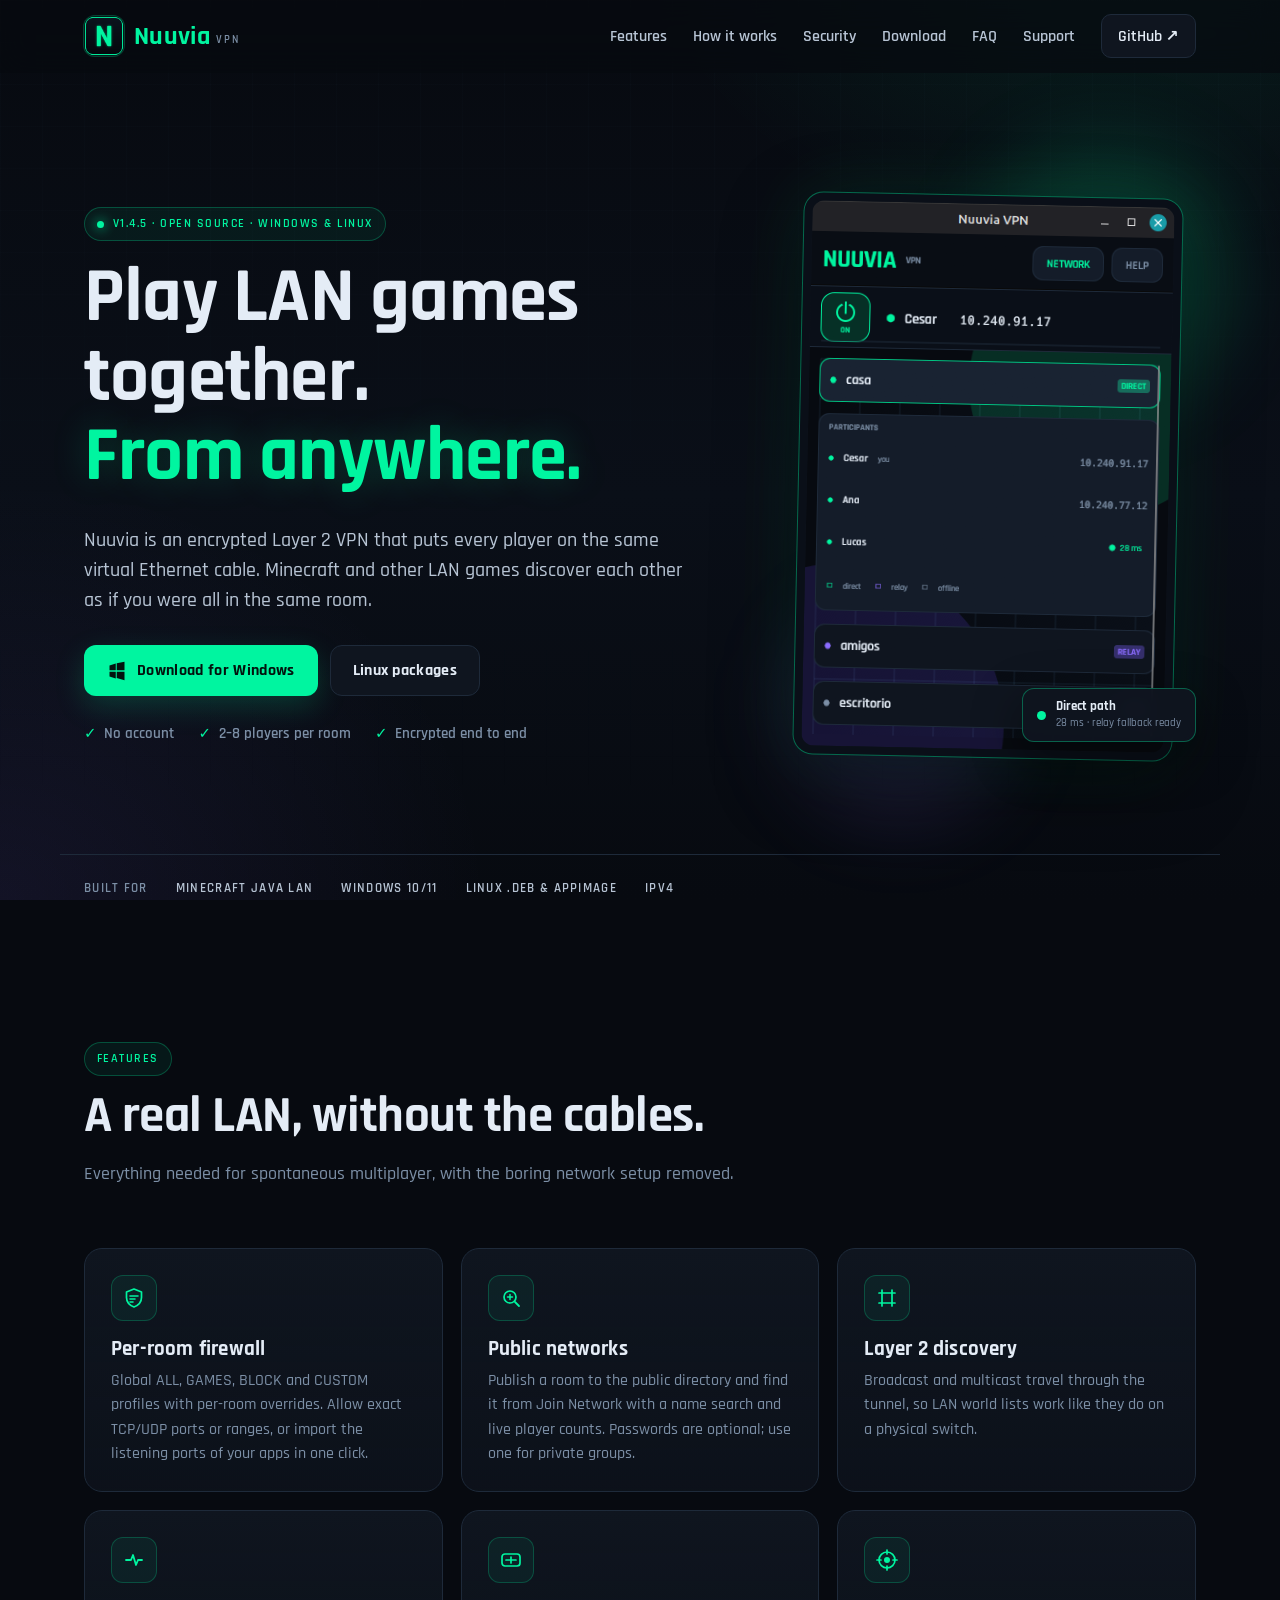
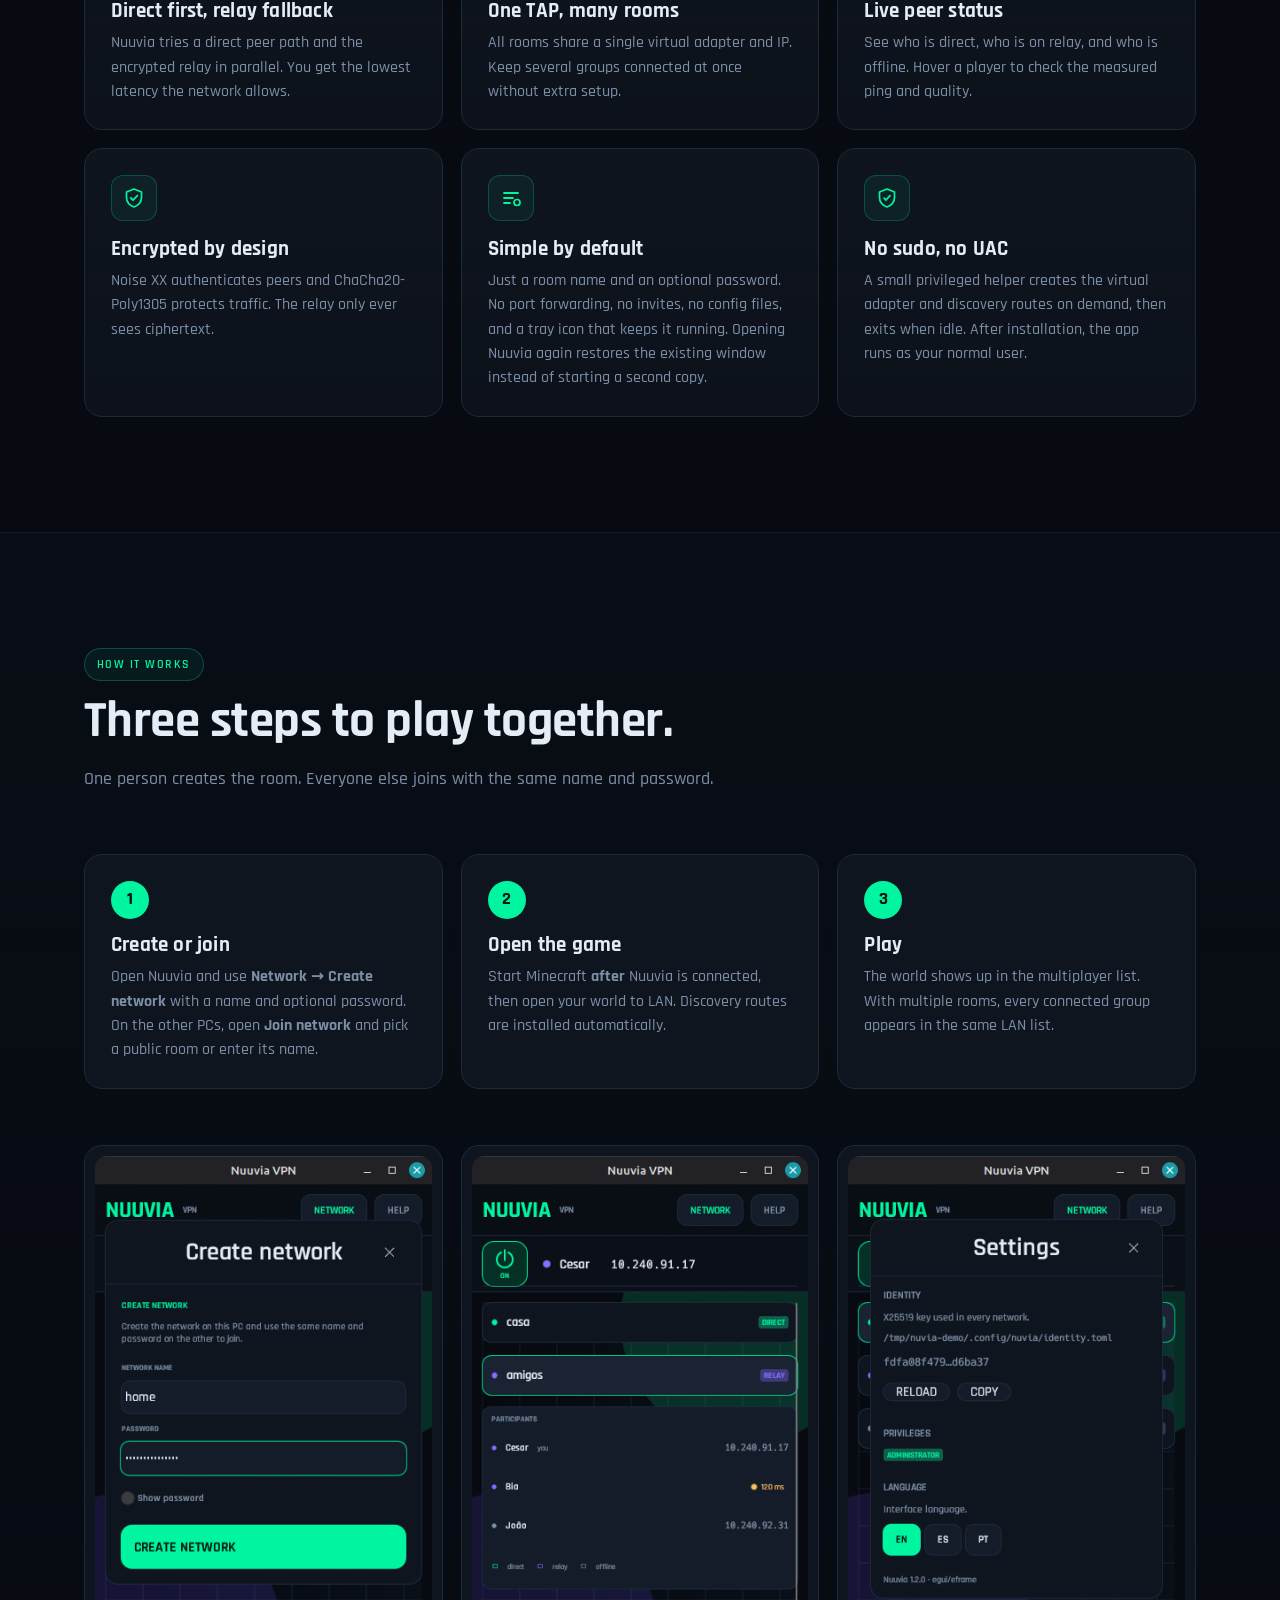
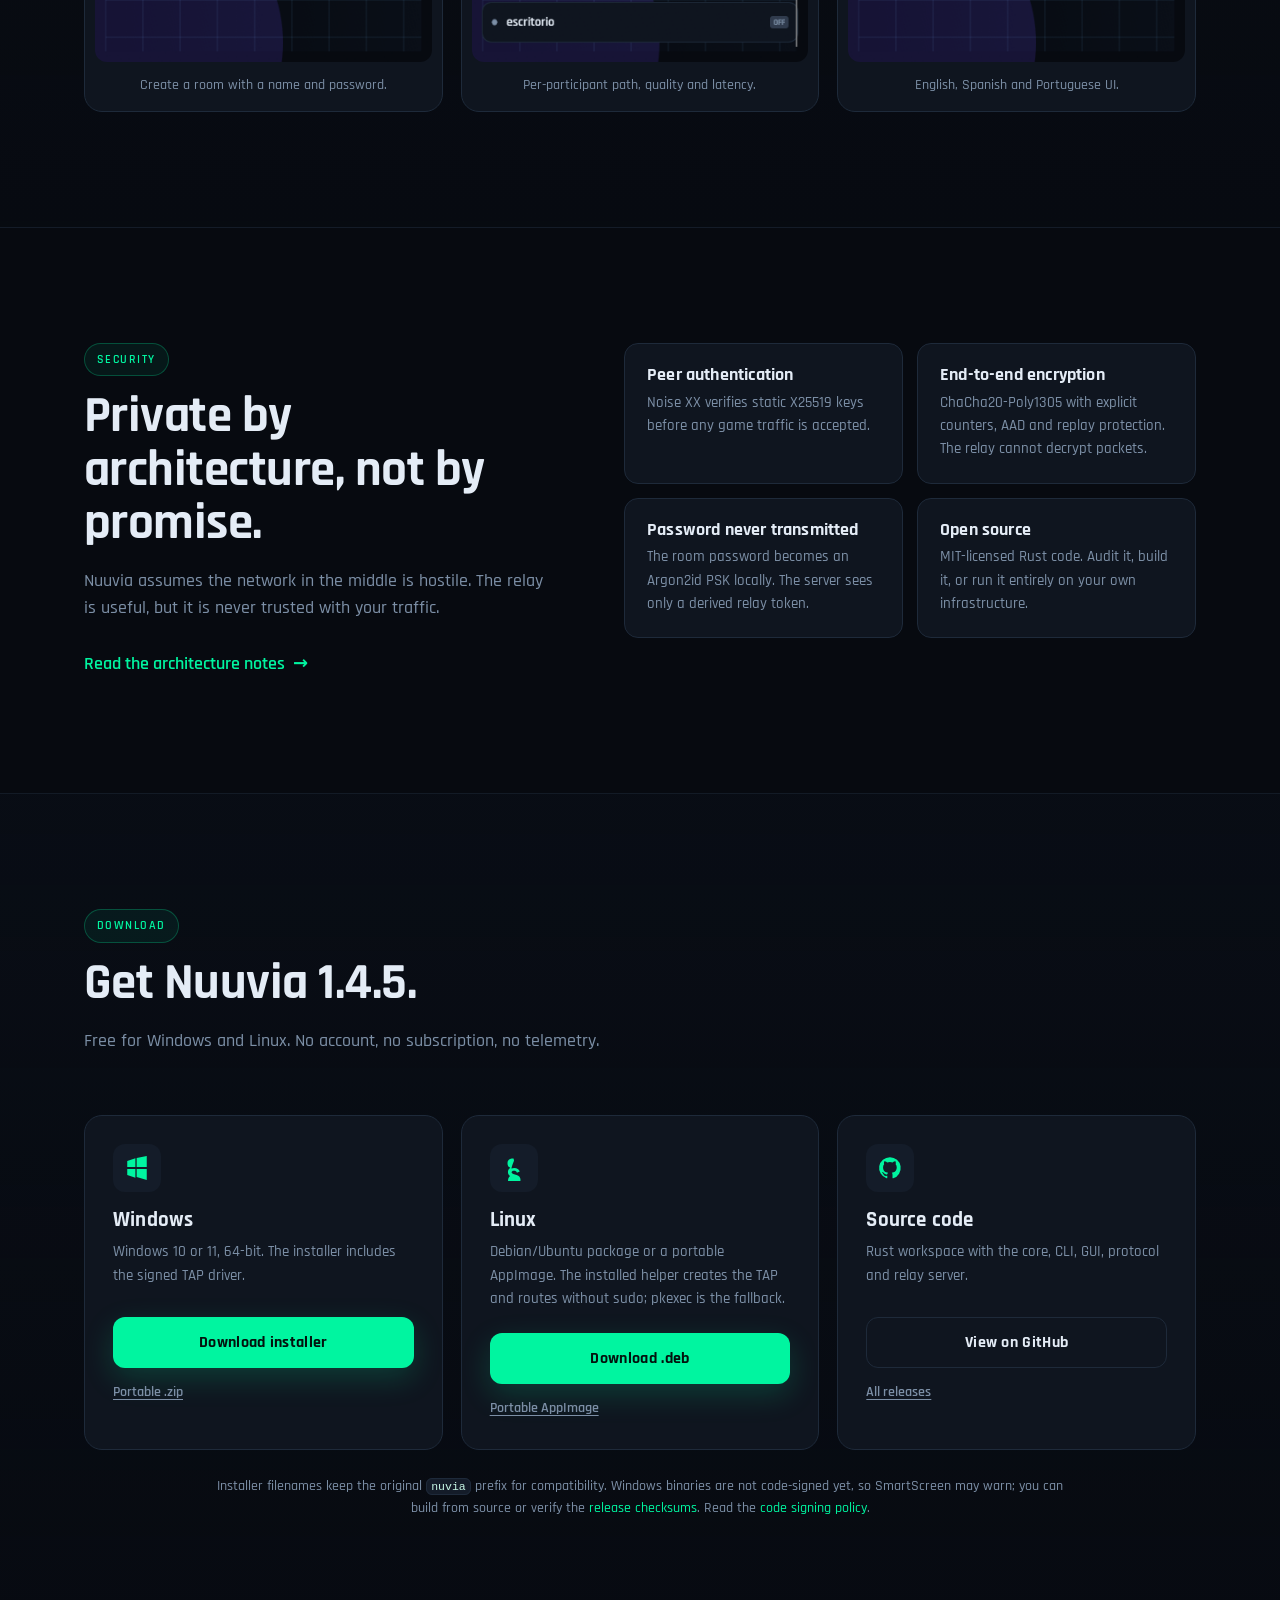
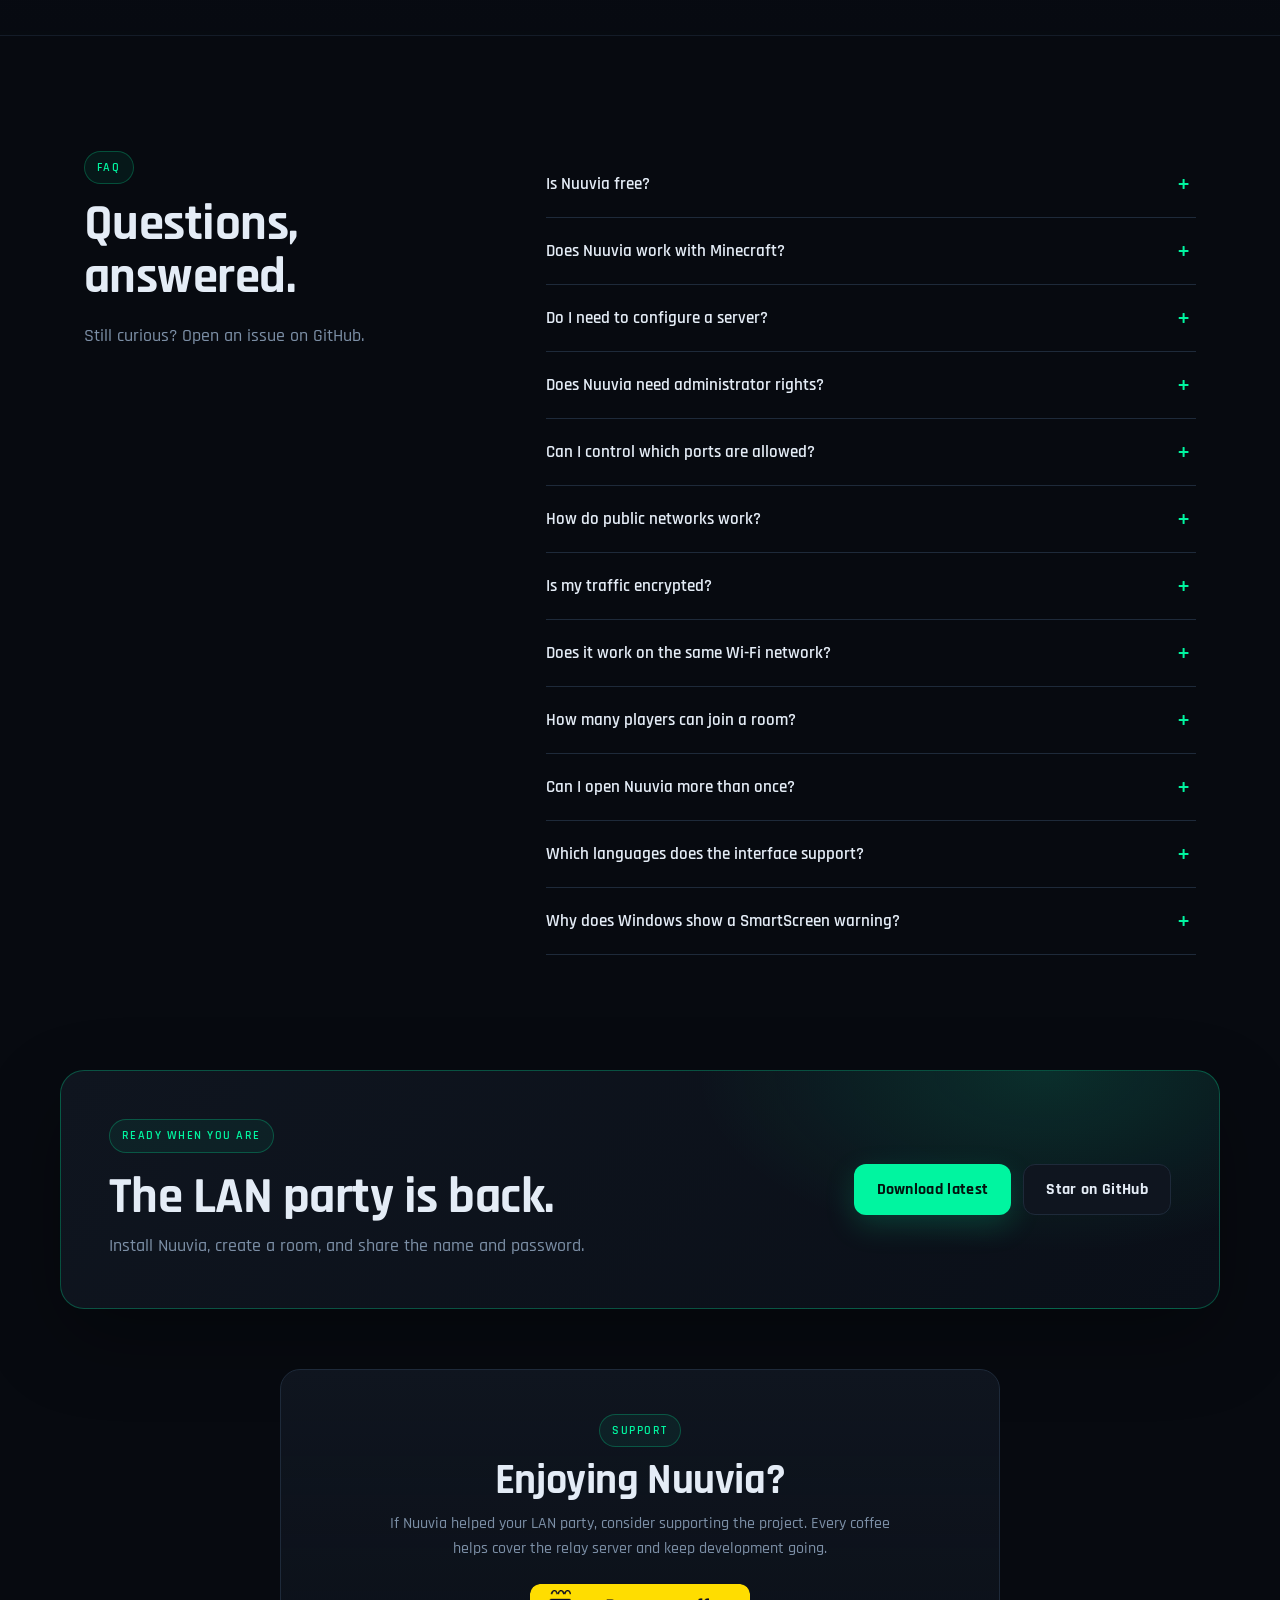
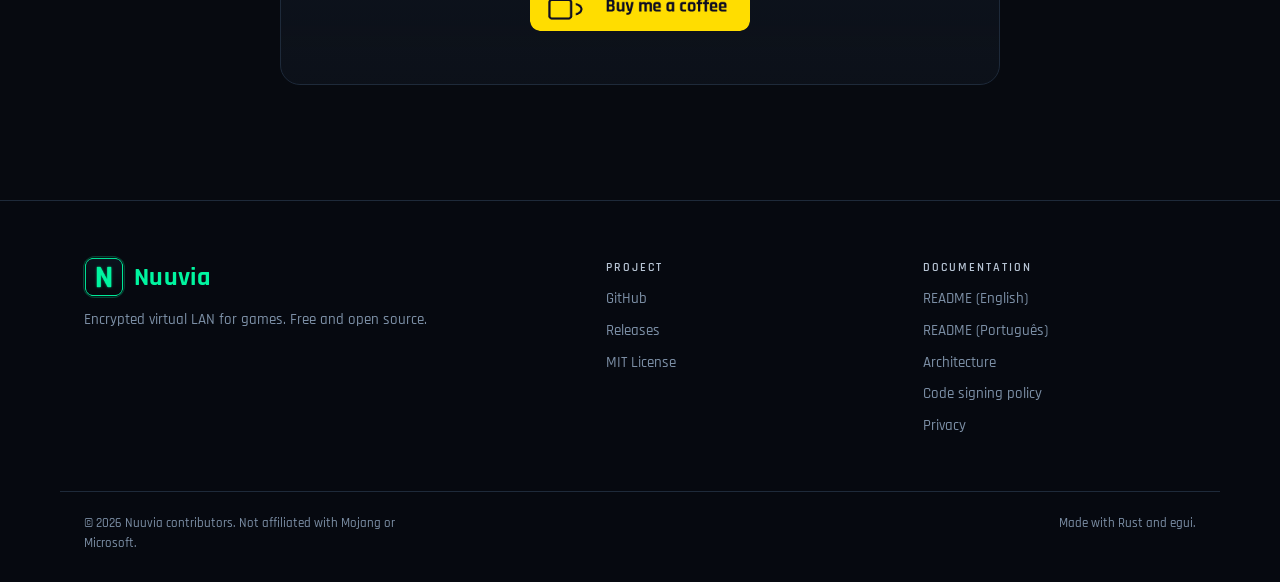
<file: docs/index.html>
<!doctype html>
<html lang="en">
<head>
  <meta charset="utf-8">
  <meta name="viewport" content="width=device-width, initial-scale=1">
  <title>Nuuvia — Encrypted Virtual LAN for LAN Games</title>
  <meta name="description" content="Play Minecraft and other LAN games together over the internet. Nuuvia is a free, open-source, encrypted Layer 2 VPN for Windows and Linux.">
  <meta name="keywords" content="Nuuvia, virtual LAN, LAN games, Minecraft LAN, Layer 2 VPN, encrypted VPN, Windows, Linux, open source">
  <meta name="author" content="Nuuvia contributors">
  <meta name="application-name" content="Nuuvia">
  <meta name="color-scheme" content="dark">
  <meta name="apple-mobile-web-app-title" content="Nuuvia">
  <meta name="robots" content="index,follow,max-image-preview:large,max-snippet:-1,max-video-preview:-1">
  <meta name="theme-color" content="#070a10">
  <link rel="canonical" href="https://nuuvia.devcesar.com/">
  <link rel="alternate" hreflang="en" href="https://nuuvia.devcesar.com/">
  <link rel="alternate" hreflang="x-default" href="https://nuuvia.devcesar.com/">
  <link rel="sitemap" type="application/xml" href="./sitemap.xml">

  <meta property="og:type" content="website">
  <meta property="og:site_name" content="Nuuvia">
  <meta property="og:title" content="Nuuvia — Encrypted Virtual LAN for LAN Games">
  <meta property="og:description" content="Play Minecraft and other LAN games together over the internet. Encrypted Layer 2 VPN for Windows and Linux. Free and open source.">
  <meta property="og:url" content="https://nuuvia.devcesar.com/">
  <meta property="og:image" content="https://nuuvia.devcesar.com/assets/og.png">
  <meta property="og:image:type" content="image/png">
  <meta property="og:image:width" content="1200">
  <meta property="og:image:height" content="630">
  <meta property="og:image:alt" content="Nuuvia VPN — play LAN games from anywhere">
  <meta property="og:locale" content="en_US">

  <meta name="twitter:card" content="summary_large_image">
  <meta name="twitter:title" content="Nuuvia — Encrypted Virtual LAN for LAN Games">
  <meta name="twitter:description" content="Play Minecraft and other LAN games together over the internet. Encrypted Layer 2 VPN for Windows and Linux.">
  <meta name="twitter:image" content="https://nuuvia.devcesar.com/assets/og.png">
  <meta name="twitter:image:alt" content="Nuuvia VPN — play LAN games from anywhere">

  <link rel="icon" href="./assets/favicon.svg" type="image/svg+xml">
  <link rel="icon" href="./assets/favicon.png" sizes="64x64" type="image/png">
  <link rel="apple-touch-icon" href="./assets/apple-touch-icon.png">
  <link rel="manifest" href="./manifest.webmanifest">
  <link rel="preload" href="./assets/rajdhani-semibold.woff2" as="font" type="font/woff2" crossorigin>
  <link rel="preload" href="./assets/rajdhani-bold.woff2" as="font" type="font/woff2" crossorigin>
  <link rel="preload" href="./screenshots/main.png" as="image" fetchpriority="high">
  <link rel="stylesheet" href="./styles.css">
  <script>document.documentElement.classList.add("js");</script>

  <script type="application/ld+json">
  {
    "@context": "https://schema.org",
    "@graph": [
      {
        "@type": "WebSite",
        "@id": "https://nuuvia.devcesar.com/#website",
        "url": "https://nuuvia.devcesar.com/",
        "name": "Nuuvia",
        "description": "Encrypted virtual LAN for games on Windows and Linux.",
        "inLanguage": "en"
      },
      {
        "@type": "SoftwareApplication",
        "@id": "https://nuuvia.devcesar.com/#software",
        "name": "Nuuvia",
        "url": "https://nuuvia.devcesar.com/",
        "description": "Free, open-source encrypted Layer 2 VPN that lets Minecraft Java and other LAN games discover each other across the internet.",
        "applicationCategory": "NetworkApplication",
        "applicationSubCategory": "VPN",
        "operatingSystem": "Windows 10, Windows 11, Linux",
        "softwareVersion": "1.4.5",
        "downloadUrl": "https://github.com/cesarzxk/nuuvia-vpn/releases/latest",
        "codeRepository": "https://github.com/cesarzxk/nuuvia-vpn",
        "license": "https://opensource.org/license/mit",
        "screenshot": "https://nuuvia.devcesar.com/screenshots/main.png",
        "image": "https://nuuvia.devcesar.com/assets/og.png",
        "offers": {
          "@type": "Offer",
          "price": "0",
          "priceCurrency": "USD"
        },
        "author": {
          "@type": "Organization",
          "name": "Nuuvia contributors",
          "url": "https://github.com/cesarzxk/nuuvia-vpn"
        }
      },
      {
        "@type": "FAQPage",
        "@id": "https://nuuvia.devcesar.com/#faq",
        "mainEntity": [
          {
            "@type": "Question",
            "name": "Is Nuuvia free?",
            "acceptedAnswer": {
              "@type": "Answer",
              "text": "Yes. Nuuvia is free and open source under the MIT license. There are no accounts, subscriptions, or ads."
            }
          },
          {
            "@type": "Question",
            "name": "Does Nuuvia work with Minecraft?",
            "acceptedAnswer": {
              "@type": "Answer",
              "text": "Yes. Nuuvia carries Layer 2 broadcast and multicast, so Minecraft Java Edition LAN worlds appear in the multiplayer list as if everyone were on the same cable. It has been tested with Minecraft Java 1.8.5."
            }
          },
          {
            "@type": "Question",
            "name": "Do I need to configure a server?",
            "acceptedAnswer": {
              "@type": "Answer",
              "text": "No. Download the app, create a room with a name and password, and share that name and password with the other players. The public rendezvous and relay are built in."
            }
          },
          {
            "@type": "Question",
            "name": "Can I control which ports are allowed?",
            "acceptedAnswer": {
              "@type": "Answer",
              "text": "Yes. Network → Firewall sets a global policy, and each room can override it. Choose ALL, GAMES, BLOCK or CUSTOM. CUSTOM supports TCP/UDP ports and ranges, ICMP, and importing the listening ports of apps running on the PC."
            }
          },
          {
            "@type": "Question",
            "name": "How do public networks work?",
            "acceptedAnswer": {
              "@type": "Answer",
              "text": "In Create network, mark Public network to list the room; the password is optional. In Join network, open Public networks and search by name. Selecting a room fills its name. A room without a password is open: anyone who knows the name can join and decrypt its traffic, so use a password for private groups."
            }
          },
          {
            "@type": "Question",
            "name": "Is my traffic encrypted?",
            "acceptedAnswer": {
              "@type": "Answer",
              "text": "Yes. Traffic uses Noise XX authentication and ChaCha20-Poly1305 encryption. The relay forwards only encrypted packets and never sees the room password or traffic keys."
            }
          },
          {
            "@type": "Question",
            "name": "Does it work on the same Wi-Fi network?",
            "acceptedAnswer": {
              "@type": "Answer",
              "text": "Yes. Nuuvia advertises local endpoints and tries a direct LAN path first. If the router uses AP isolation or blocks client-to-client traffic, the encrypted relay can still connect players."
            }
          }
        ]
      }
    ]
  }
  </script>
</head>
<body>
  <a class="skip-link" href="#main">Skip to content</a>

  <header class="site-header" id="top">
    <div class="container nav-wrap">
      <a class="brand" href="./" aria-label="Nuuvia home">
        <img src="./assets/nuuvia-256.png" width="40" height="40" alt="">
        <span class="brand-name">Nuuvia</span>
        <span class="brand-tag">VPN</span>
      </a>
      <button class="nav-toggle" type="button" aria-expanded="false" aria-controls="site-nav" aria-label="Open menu">
        <span></span><span></span><span></span>
      </button>
      <nav class="site-nav" id="site-nav" aria-label="Main navigation">
        <a href="#features">Features</a>
        <a href="#how-it-works">How it works</a>
        <a href="#security">Security</a>
        <a href="#download">Download</a>
        <a href="#faq">FAQ</a>
        <a href="#support">Support</a>
        <a class="nav-github" href="https://github.com/cesarzxk/nuuvia-vpn" rel="noopener">GitHub <span aria-hidden="true">↗</span></a>
      </nav>
    </div>
  </header>

  <main id="main">
    <section class="hero" aria-labelledby="hero-title">
      <div class="container hero-grid">
        <div class="hero-copy reveal">
          <p class="eyebrow"><span class="dot"></span> v1.4.5 · Open source · Windows &amp; Linux</p>
          <h1 id="hero-title">Play LAN games together. <span>From anywhere.</span></h1>
          <p class="lead">Nuuvia is an encrypted Layer 2 VPN that puts every player on the same virtual Ethernet cable. Minecraft and other LAN games discover each other as if you were all in the same room.</p>
          <div class="hero-actions">
            <a class="btn btn-primary" href="https://github.com/cesarzxk/nuuvia-vpn/releases/download/v1.4.5/nuvia-setup-x86_64.exe" rel="noopener">
              <svg aria-hidden="true" viewBox="0 0 24 24" width="20" height="20"><path d="M3 5.5 10.5 3v8H3V5.5Zm0 13L10.5 21v-8H3v5.5ZM11.7 2.7 21 1v10H11.7V2.7Zm0 17.6L21 23V13H11.7v7.3Z" fill="currentColor"/></svg>
              Download for Windows
            </a>
            <a class="btn btn-secondary" href="#download">Linux packages</a>
          </div>
          <ul class="hero-points">
            <li>No account</li>
            <li>2–8 players per room</li>
            <li>Encrypted end to end</li>
          </ul>
        </div>

        <div class="hero-visual reveal">
          <div class="app-frame">
            <img src="./screenshots/main.png" srcset="./screenshots/main.png 1x, ./screenshots/main@2x.png 2x" sizes="380px" width="380" height="572" alt="Nuuvia window showing three rooms, participants and per-peer latency" fetchpriority="high">
          </div>
          <div class="floating-card" aria-hidden="true">
            <span class="pulse"></span>
            <div><strong>Direct path</strong><small>28 ms · relay fallback ready</small></div>
          </div>
          <div class="glow glow-a"></div>
          <div class="glow glow-b"></div>
        </div>
      </div>
      <div class="container trust-strip reveal">
        <span>Built for</span>
        <strong>Minecraft Java LAN</strong>
        <strong>Windows 10/11</strong>
        <strong>Linux .deb &amp; AppImage</strong>
        <strong>IPv4</strong>
      </div>
    </section>

    <section class="section" id="features" aria-labelledby="features-title">
      <div class="container">
        <div class="section-head reveal">
          <p class="eyebrow">Features</p>
          <h2 id="features-title">A real LAN, without the cables.</h2>
          <p>Everything needed for spontaneous multiplayer, with the boring network setup removed.</p>
        </div>
        <div class="feature-grid">
          <article class="feature-card reveal">
            <div class="icon" aria-hidden="true"><svg viewBox="0 0 24 24"><path d="M12 3 4.5 6v5.4c0 4.6 3.2 7.8 7.5 9.6 4.3-1.8 7.5-5 7.5-9.6V6L12 3Z" fill="none" stroke="currentColor" stroke-width="1.7" stroke-linejoin="round"/><path d="M8 10h8M8 13h5M8 16h3" fill="none" stroke="currentColor" stroke-width="1.6" stroke-linecap="round"/></svg></div>
            <h3>Per-room firewall</h3>
            <p>Global ALL, GAMES, BLOCK and CUSTOM profiles with per-room overrides. Allow exact TCP/UDP ports or ranges, or import the listening ports of your apps in one click.</p>
          </article>
          <article class="feature-card reveal">
            <div class="icon" aria-hidden="true"><svg viewBox="0 0 24 24"><circle cx="11" cy="11" r="6" fill="none" stroke="currentColor" stroke-width="1.7"/><path d="m16 16 4 4" fill="none" stroke="currentColor" stroke-width="1.8" stroke-linecap="round"/><path d="M8.5 11h5M11 8.5v5" fill="none" stroke="currentColor" stroke-width="1.5" stroke-linecap="round"/></svg></div>
            <h3>Public networks</h3>
            <p>Publish a room to the public directory and find it from Join Network with a name search and live player counts. Passwords are optional; use one for private groups.</p>
          </article>
          <article class="feature-card reveal">
            <div class="icon" aria-hidden="true"><svg viewBox="0 0 24 24"><path d="M4 7h16M4 17h16M7 4v16M17 4v16" fill="none" stroke="currentColor" stroke-width="1.7" stroke-linecap="round"/></svg></div>
            <h3>Layer 2 discovery</h3>
            <p>Broadcast and multicast travel through the tunnel, so LAN world lists work like they do on a physical switch.</p>
          </article>
          <article class="feature-card reveal">
            <div class="icon" aria-hidden="true"><svg viewBox="0 0 24 24"><path d="M4 12h5l2-5 3 10 2-5h4" fill="none" stroke="currentColor" stroke-width="1.8" stroke-linecap="round" stroke-linejoin="round"/></svg></div>
            <h3>Direct first, relay fallback</h3>
            <p>Nuuvia tries a direct peer path and the encrypted relay in parallel. You get the lowest latency the network allows.</p>
          </article>
          <article class="feature-card reveal">
            <div class="icon" aria-hidden="true"><svg viewBox="0 0 24 24"><rect x="3" y="6" width="18" height="12" rx="3" fill="none" stroke="currentColor" stroke-width="1.7"/><path d="M7 12h10M12 9v6" fill="none" stroke="currentColor" stroke-width="1.7" stroke-linecap="round"/></svg></div>
            <h3>One TAP, many rooms</h3>
            <p>All rooms share a single virtual adapter and IP. Keep several groups connected at once without extra setup.</p>
          </article>
          <article class="feature-card reveal">
            <div class="icon" aria-hidden="true"><svg viewBox="0 0 24 24"><circle cx="12" cy="12" r="8" fill="none" stroke="currentColor" stroke-width="1.7"/><circle cx="12" cy="12" r="3" fill="currentColor"/><path d="M12 2v4M12 18v4M2 12h4M18 12h4" fill="none" stroke="currentColor" stroke-width="1.7" stroke-linecap="round"/></svg></div>
            <h3>Live peer status</h3>
            <p>See who is direct, who is on relay, and who is offline. Hover a player to check the measured ping and quality.</p>
          </article>
          <article class="feature-card reveal">
            <div class="icon" aria-hidden="true"><svg viewBox="0 0 24 24"><path d="M12 3 4.5 6v5.4c0 4.6 3.2 7.8 7.5 9.6 4.3-1.8 7.5-5 7.5-9.6V6L12 3Z" fill="none" stroke="currentColor" stroke-width="1.7" stroke-linejoin="round"/><path d="m8.8 12 2.2 2.2 4.4-4.6" fill="none" stroke="currentColor" stroke-width="1.8" stroke-linecap="round" stroke-linejoin="round"/></svg></div>
            <h3>Encrypted by design</h3>
            <p>Noise XX authenticates peers and ChaCha20-Poly1305 protects traffic. The relay only ever sees ciphertext.</p>
          </article>
          <article class="feature-card reveal">
            <div class="icon" aria-hidden="true"><svg viewBox="0 0 24 24"><path d="M5 7h14M5 12h9M5 17h6" fill="none" stroke="currentColor" stroke-width="1.8" stroke-linecap="round"/><circle cx="18" cy="16.5" r="3" fill="none" stroke="currentColor" stroke-width="1.7"/></svg></div>
            <h3>Simple by default</h3>
            <p>Just a room name and an optional password. No port forwarding, no invites, no config files, and a tray icon that keeps it running. Opening Nuuvia again restores the existing window instead of starting a second copy.</p>
          </article>
          <article class="feature-card reveal">
            <div class="icon" aria-hidden="true"><svg viewBox="0 0 24 24"><path d="M12 3 4.5 6v5.4c0 4.6 3.2 7.8 7.5 9.6 4.3-1.8 7.5-5 7.5-9.6V6L12 3Z" fill="none" stroke="currentColor" stroke-width="1.7" stroke-linejoin="round"/><path d="M9.2 12.2 11 14l4-4.4" fill="none" stroke="currentColor" stroke-width="1.8" stroke-linecap="round" stroke-linejoin="round"/></svg></div>
            <h3>No sudo, no UAC</h3>
            <p>A small privileged helper creates the virtual adapter and discovery routes on demand, then exits when idle. After installation, the app runs as your normal user.</p>
          </article>
        </div>
      </div>
    </section>

    <section class="section section-alt" id="how-it-works" aria-labelledby="how-title">
      <div class="container">
        <div class="section-head reveal">
          <p class="eyebrow">How it works</p>
          <h2 id="how-title">Three steps to play together.</h2>
          <p>One person creates the room. Everyone else joins with the same name and password.</p>
        </div>
        <ol class="steps">
          <li class="reveal">
            <span class="step-number">1</span>
            <h3>Create or join</h3>
            <p>Open Nuuvia and use <strong>Network → Create network</strong> with a name and optional password. On the other PCs, open <strong>Join network</strong> and pick a public room or enter its name.</p>
          </li>
          <li class="reveal">
            <span class="step-number">2</span>
            <h3>Open the game</h3>
            <p>Start Minecraft <strong>after</strong> Nuuvia is connected, then open your world to LAN. Discovery routes are installed automatically.</p>
          </li>
          <li class="reveal">
            <span class="step-number">3</span>
            <h3>Play</h3>
            <p>The world shows up in the multiplayer list. With multiple rooms, every connected group appears in the same LAN list.</p>
          </li>
        </ol>

        <div class="gallery">
          <figure class="reveal">
            <img src="./screenshots/create-network.png" srcset="./screenshots/create-network.png 1x, ./screenshots/create-network@2x.png 2x" sizes="(max-width: 760px) calc(100vw - 56px), 340px" width="380" height="572" loading="lazy" decoding="async" alt="Creating a network in Nuuvia with a room name and password">
            <figcaption>Create a room with a name and password.</figcaption>
          </figure>
          <figure class="reveal">
            <img src="./screenshots/relay.png" srcset="./screenshots/relay.png 1x, ./screenshots/relay@2x.png 2x" sizes="(max-width: 760px) calc(100vw - 56px), 340px" width="380" height="572" loading="lazy" decoding="async" alt="Nuuvia showing relay status and measured latency per participant">
            <figcaption>Per-participant path, quality and latency.</figcaption>
          </figure>
          <figure class="reveal">
            <img src="./screenshots/settings.png" srcset="./screenshots/settings.png 1x, ./screenshots/settings@2x.png 2x" sizes="(max-width: 760px) calc(100vw - 56px), 340px" width="380" height="572" loading="lazy" decoding="async" alt="Nuuvia settings with identity, privileges and language selector">
            <figcaption>English, Spanish and Portuguese UI.</figcaption>
          </figure>
        </div>
      </div>
    </section>

    <section class="section" id="security" aria-labelledby="security-title">
      <div class="container security-grid">
        <div class="section-head reveal">
          <p class="eyebrow">Security</p>
          <h2 id="security-title">Private by architecture, not by promise.</h2>
          <p>Nuuvia assumes the network in the middle is hostile. The relay is useful, but it is never trusted with your traffic.</p>
          <a class="text-link" href="https://github.com/cesarzxk/nuuvia-vpn/blob/main/docs/architecture.md" rel="noopener">Read the architecture notes <span aria-hidden="true">→</span></a>
        </div>
        <div class="security-list">
          <article class="security-item reveal">
            <h3>Peer authentication</h3>
            <p>Noise XX verifies static X25519 keys before any game traffic is accepted.</p>
          </article>
          <article class="security-item reveal">
            <h3>End-to-end encryption</h3>
            <p>ChaCha20-Poly1305 with explicit counters, AAD and replay protection. The relay cannot decrypt packets.</p>
          </article>
          <article class="security-item reveal">
            <h3>Password never transmitted</h3>
            <p>The room password becomes an Argon2id PSK locally. The server sees only a derived relay token.</p>
          </article>
          <article class="security-item reveal">
            <h3>Open source</h3>
            <p>MIT-licensed Rust code. Audit it, build it, or run it entirely on your own infrastructure.</p>
          </article>
        </div>
      </div>
    </section>

    <section class="section section-alt" id="download" aria-labelledby="download-title">
      <div class="container">
        <div class="section-head reveal">
          <p class="eyebrow">Download</p>
          <h2 id="download-title">Get Nuuvia 1.4.5.</h2>
          <p>Free for Windows and Linux. No account, no subscription, no telemetry.</p>
        </div>
        <div class="download-grid">
          <article class="download-card reveal">
            <div class="os-icon" aria-hidden="true"><svg viewBox="0 0 24 24"><path d="M3 5.5 10.5 3v8H3V5.5Zm0 13L10.5 21v-8H3v5.5ZM11.7 2.7 21 1v10H11.7V2.7Zm0 17.6L21 23V13H11.7v7.3Z" fill="currentColor"/></svg></div>
            <h3>Windows</h3>
            <p>Windows 10 or 11, 64-bit. The installer includes the signed TAP driver.</p>
            <a class="btn btn-primary" href="https://github.com/cesarzxk/nuuvia-vpn/releases/download/v1.4.5/nuvia-setup-x86_64.exe" rel="noopener">Download installer</a>
            <a class="mini-link" href="https://github.com/cesarzxk/nuuvia-vpn/releases/download/v1.4.5/nuvia-windows-x86_64.zip" rel="noopener">Portable .zip</a>
          </article>
          <article class="download-card reveal">
            <div class="os-icon" aria-hidden="true"><svg viewBox="0 0 24 24"><path d="M12 3c-4.4 0-6 1.7-6 4.5 0 2 .8 3.4 2.6 4.5-1.5.8-2.2 2-2.2 3.7 0 1.7.7 2.9 2.1 3.7-1.3.9-2 2.3-2 4.1 0 2.7 2.2 4 5.5 4 3.7 0 6-1.6 6-4.7 0-2.2-1.2-3.7-3.6-4.4l-3.1-.9c-1-.3-1.5-.8-1.5-1.5 0-.9.8-1.5 2.1-1.5 1.5 0 2.4.6 2.8 1.8l2.6-1.1c-.7-2-2.4-3.2-5.1-3.2-1 0-1.9.2-2.6.5C10.9 7 12 6 12 4.8c0-.7-.3-1.2-.8-1.6-.1 0-.4-.2.8-.2Z" fill="currentColor"/></svg></div>
            <h3>Linux</h3>
            <p>Debian/Ubuntu package or a portable AppImage. The installed helper creates the TAP and routes without sudo; pkexec is the fallback.</p>
            <a class="btn btn-primary" href="https://github.com/cesarzxk/nuuvia-vpn/releases/download/v1.4.5/nuvia_1.4.5_amd64.deb" rel="noopener">Download .deb</a>
            <a class="mini-link" href="https://github.com/cesarzxk/nuuvia-vpn/releases/download/v1.4.5/nuvia-1.4.5-x86_64.AppImage" rel="noopener">Portable AppImage</a>
          </article>
          <article class="download-card reveal">
            <div class="os-icon" aria-hidden="true"><svg viewBox="0 0 24 24"><path d="M12 2a10 10 0 0 0-3.2 19.5c.5.1.7-.2.7-.5v-1.8c-2.8.6-3.4-1.2-3.4-1.2-.5-1.2-1.1-1.5-1.1-1.5-.9-.6.1-.6.1-.6 1 .1 1.5 1 1.5 1 .9 1.5 2.3 1.1 2.9.8.1-.6.4-1.1.7-1.4-2.2-.3-4.6-1.1-4.6-5 0-1.1.4-2 1-2.7-.1-.3-.4-1.3.1-2.7 0 0 .8-.3 2.7 1a9.4 9.4 0 0 1 5 0c1.9-1.3 2.7-1 2.7-1 .5 1.4.2 2.4.1 2.7.6.7 1 1.6 1 2.7 0 3.9-2.4 4.7-4.6 5 .4.3.7.9.7 1.9v2.8c0 .3.2.6.7.5A10 10 0 0 0 12 2Z" fill="currentColor"/></svg></div>
            <h3>Source code</h3>
            <p>Rust workspace with the core, CLI, GUI, protocol and relay server.</p>
            <a class="btn btn-secondary" href="https://github.com/cesarzxk/nuuvia-vpn" rel="noopener">View on GitHub</a>
            <a class="mini-link" href="https://github.com/cesarzxk/nuuvia-vpn/releases" rel="noopener">All releases</a>
          </article>
        </div>
        <p class="download-note">Installer filenames keep the original <code>nuvia</code> prefix for compatibility. Windows binaries are not code-signed yet, so SmartScreen may warn; you can build from source or verify the <a href="https://github.com/cesarzxk/nuuvia-vpn/releases/download/v1.4.5/SHA256SUMS-1.4.5.txt" rel="noopener">release checksums</a>. Read the <a href="https://github.com/cesarzxk/nuuvia-vpn/blob/main/CODE_SIGNING.md" rel="noopener">code signing policy</a>.</p>
      </div>
    </section>

    <section class="section" id="faq" aria-labelledby="faq-title">
      <div class="container faq-wrap">
        <div class="section-head reveal">
          <p class="eyebrow">FAQ</p>
          <h2 id="faq-title">Questions, answered.</h2>
          <p>Still curious? Open an issue on GitHub.</p>
        </div>
        <div class="faq-list reveal">
          <details>
            <summary>Is Nuuvia free?</summary>
            <p>Yes. Nuuvia is free and open source under the MIT license. There are no accounts, subscriptions, or ads.</p>
          </details>
          <details>
            <summary>Does Nuuvia work with Minecraft?</summary>
            <p>Yes. Nuuvia carries Layer 2 broadcast and multicast, so Minecraft Java Edition LAN worlds appear in the multiplayer list as if everyone were on the same cable. It has been tested with Minecraft Java 1.8.5.</p>
          </details>
          <details>
            <summary>Do I need to configure a server?</summary>
            <p>No. Download the app, create a room with a name and password, and share that name and password with the other players. The public rendezvous and relay are built in.</p>
          </details>
          <details>
            <summary>Does Nuuvia need administrator rights?</summary>
            <p>Only to install or update. A small privileged helper creates the virtual adapter, IP and discovery routes; the GUI runs as a normal user with no sudo or UAC prompt. If the helper is not installed, Linux falls back to pkexec and the Windows portable zip starts in limited mode.</p>
          </details>
          <details>
            <summary>Can I control which ports are allowed?</summary>
            <p>Yes. Open <strong>Network → Firewall</strong> to set a global policy, and use each room's FIREWALL menu or badge to override it. Choose ALL, GAMES, BLOCK or CUSTOM. CUSTOM supports TCP/UDP ports and ranges, ICMP, and importing the listening ports of programs running on the PC.</p>
          </details>
          <details>
            <summary>How do public networks work?</summary>
            <p>In <strong>Create network</strong>, mark <strong>Public network</strong> to list the room; the password is optional. In <strong>Join network</strong>, open <strong>Public networks</strong> and search by name. Selecting a room fills its name so you can join. A room without a password is open: anyone who knows its name can join and decrypt its traffic, so use a password for private groups.</p>
          </details>
          <details>
            <summary>Is my traffic encrypted?</summary>
            <p>Yes. Traffic uses Noise XX authentication and ChaCha20-Poly1305 encryption. The relay forwards only encrypted packets and never sees the room password or traffic keys.</p>
          </details>
          <details>
            <summary>Does it work on the same Wi-Fi network?</summary>
            <p>Yes. Nuuvia advertises local endpoints and tries a direct LAN path first. If the router uses AP isolation or blocks client-to-client traffic, the encrypted relay can still connect players.</p>
          </details>
          <details>
            <summary>How many players can join a room?</summary>
            <p>Up to 8 participants per room. You can keep multiple rooms connected at the same time; they share one local TAP and IP.</p>
          </details>
          <details>
            <summary>Can I open Nuuvia more than once?</summary>
            <p>No need. Only one GUI runs per user; launching it again restores the existing window from the tray or taskbar and the new copy exits.</p>
          </details>
          <details>
            <summary>Which languages does the interface support?</summary>
            <p>English, Spanish, and Portuguese. Choose the language in <strong>Settings → Language</strong>.</p>
          </details>
          <details>
            <summary>Why does Windows show a SmartScreen warning?</summary>
            <p>The binaries are not code-signed yet. You can build from source, inspect the code, or continue through SmartScreen if you trust the release.</p>
          </details>
        </div>
      </div>
    </section>

    <section class="cta-band" aria-labelledby="cta-title">
      <div class="container cta-inner reveal">
        <div>
          <p class="eyebrow">Ready when you are</p>
          <h2 id="cta-title">The LAN party is back.</h2>
          <p>Install Nuuvia, create a room, and share the name and password.</p>
        </div>
        <div class="cta-actions">
          <a class="btn btn-primary" href="https://github.com/cesarzxk/nuuvia-vpn/releases/latest" rel="noopener">Download latest</a>
          <a class="btn btn-secondary" href="https://github.com/cesarzxk/nuuvia-vpn" rel="noopener">Star on GitHub</a>
        </div>
      </div>
    </section>
    <section class="support" id="support" aria-labelledby="support-title">
      <div class="container">
        <div class="support-inner reveal">
          <p class="eyebrow">Support</p>
          <h2 id="support-title">Enjoying Nuuvia?</h2>
          <p>If Nuuvia helped your LAN party, consider supporting the project. Every coffee helps cover the relay server and keep development going.</p>
          <a class="coffee-badge support-coffee" href="https://buymeacoffee.com/cesarzxk" rel="noopener" aria-label="Buy me a coffee">
            <img src="./assets/buy-me-a-coffee.png" width="260" height="55" alt="Buy me a coffee" loading="lazy" decoding="async">
          </a>
        </div>
      </div>
    </section>
  </main>

  <footer class="site-footer">
    <div class="container footer-grid">
      <div>
        <a class="brand footer-brand" href="#top" aria-label="Nuuvia home">
          <img src="./assets/nuuvia-256.png" width="34" height="34" alt="">
          <span class="brand-name">Nuuvia</span>
        </a>
        <p>Encrypted virtual LAN for games. Free and open source.</p>
      </div>
      <nav aria-label="Project links">
        <h2>Project</h2>
        <a href="https://github.com/cesarzxk/nuuvia-vpn" rel="noopener">GitHub</a>
        <a href="https://github.com/cesarzxk/nuuvia-vpn/releases" rel="noopener">Releases</a>
        <a href="https://github.com/cesarzxk/nuuvia-vpn/blob/main/LICENSE" rel="noopener">MIT License</a>
      </nav>
      <nav aria-label="Documentation links">
        <h2>Documentation</h2>
        <a href="https://github.com/cesarzxk/nuuvia-vpn#readme" rel="noopener">README (English)</a>
        <a href="https://github.com/cesarzxk/nuuvia-vpn/blob/main/README.pt-BR.md" rel="noopener">README (Português)</a>
        <a href="https://github.com/cesarzxk/nuuvia-vpn/blob/main/docs/architecture.md" rel="noopener">Architecture</a>
        <a href="https://github.com/cesarzxk/nuuvia-vpn/blob/main/CODE_SIGNING.md" rel="noopener">Code signing policy</a>
        <a href="https://github.com/cesarzxk/nuuvia-vpn/blob/main/PRIVACY.md" rel="noopener">Privacy</a>
      </nav>
    </div>
    <div class="container footer-bottom">
      <p>© <span id="year">2026</span> Nuuvia contributors. Not affiliated with Mojang or Microsoft.</p>
      <p>Made with Rust and egui.</p>
    </div>
  </footer>

  <script src="./app.js" defer></script>
</body>
</html>
</file>
<file: docs/styles.css>
@font-face {
  font-family: "Rajdhani";
  src: url("./assets/rajdhani-medium.woff2") format("woff2");
  font-weight: 500;
  font-style: normal;
  font-display: swap;
}

@font-face {
  font-family: "Rajdhani";
  src: url("./assets/rajdhani-semibold.woff2") format("woff2");
  font-weight: 600;
  font-style: normal;
  font-display: swap;
}

@font-face {
  font-family: "Rajdhani";
  src: url("./assets/rajdhani-bold.woff2") format("woff2");
  font-weight: 700;
  font-style: normal;
  font-display: swap;
}

:root {
  --bg: #070a10;
  --bg-2: #0a0f18;
  --card: #0f151f;
  --card-2: #141c29;
  --card-3: #192332;
  --border: #1e2a3a;
  --text: #e4ecf6;
  --muted: #7c8fa6;
  --accent: #00f5a0;
  --accent-soft: #00c482;
  --accent-dark: #063026;
  --purple: #8b6cff;
  --amber: #ffbe5c;
  --red: #ff5c70;
  --max: 1160px;
  --radius: 18px;
  --shadow: 0 24px 80px rgba(0, 0, 0, 0.45);
  --header-h: 72px;
}

*,
*::before,
*::after {
  box-sizing: border-box;
}

html {
  scroll-behavior: smooth;
}

body {
  margin: 0;
  color: var(--text);
  background: var(--bg);
  font-family: "Rajdhani", "Segoe UI", system-ui, -apple-system, sans-serif;
  font-size: 18px;
  line-height: 1.55;
  -webkit-font-smoothing: antialiased;
  text-rendering: optimizeLegibility;
  overflow-x: hidden;
}

body::before {
  content: "";
  position: fixed;
  inset: 0;
  z-index: -2;
  background:
    radial-gradient(700px 500px at 88% -10%, rgba(0, 245, 160, 0.1), transparent 70%),
    radial-gradient(700px 600px at 0% 100%, rgba(139, 108, 255, 0.09), transparent 70%),
    linear-gradient(180deg, #070a10 0%, #0a0f18 55%, #070a10 100%);
}

body::after {
  content: "";
  position: fixed;
  inset: 0;
  z-index: -1;
  pointer-events: none;
  background-image:
    linear-gradient(rgba(120, 160, 190, 0.035) 1px, transparent 1px),
    linear-gradient(90deg, rgba(120, 160, 190, 0.035) 1px, transparent 1px);
  background-size: 42px 42px;
  mask-image: linear-gradient(180deg, rgba(0, 0, 0, 0.65), rgba(0, 0, 0, 0.2) 55%, transparent);
}

img {
  max-width: 100%;
  height: auto;
  display: block;
}

a {
  color: var(--accent);
  text-decoration: none;
}

a:hover {
  color: #6dffc6;
}

:focus-visible {
  outline: 2px solid var(--accent);
  outline-offset: 3px;
}

::selection {
  background: rgba(0, 245, 160, 0.25);
  color: #fff;
}

h1,
h2,
h3 {
  margin: 0 0 0.35em;
  font-family: "Rajdhani", sans-serif;
  font-weight: 700;
  line-height: 1.04;
  letter-spacing: -0.01em;
}

h1 {
  font-size: clamp(3rem, 6vw, 5.2rem);
}

h2 {
  font-size: clamp(2rem, 4vw, 3.2rem);
}

h3 {
  font-size: 1.3rem;
  letter-spacing: 0.01em;
}

p {
  margin: 0 0 1em;
}

code {
  padding: 0.1em 0.4em;
  border-radius: 6px;
  background: var(--card-2);
  border: 1px solid var(--border);
  font-family: ui-monospace, SFMono-Regular, Menlo, Consolas, monospace;
  font-size: 0.82em;
  color: #c7f8e6;
}

.container {
  width: 100%;
  max-width: var(--max);
  margin: 0 auto;
  padding: 0 24px;
}

.skip-link {
  position: absolute;
  top: -60px;
  left: 16px;
  z-index: 100;
  padding: 10px 16px;
  border-radius: 8px;
  background: var(--accent);
  color: #03130e;
  font-weight: 700;
  transition: top 0.2s ease;
}

.skip-link:focus {
  top: 12px;
}

/* Header */
.site-header {
  position: sticky;
  top: 0;
  z-index: 50;
  border-bottom: 1px solid transparent;
  background: rgba(7, 10, 16, 0.72);
  backdrop-filter: blur(16px);
  transition: border-color 0.2s ease, background 0.2s ease;
}

.site-header.scrolled {
  border-bottom-color: var(--border);
  background: rgba(7, 10, 16, 0.9);
}

.nav-wrap {
  min-height: var(--header-h);
  display: flex;
  align-items: center;
  justify-content: space-between;
  gap: 24px;
}

.brand {
  display: inline-flex;
  align-items: center;
  gap: 10px;
  color: var(--text);
  font-weight: 700;
  letter-spacing: 0.02em;
}

.brand:hover {
  color: var(--text);
}

.brand img {
  width: 40px;
  height: 40px;
  border-radius: 11px;
  box-shadow: 0 0 0 1px rgba(0, 245, 160, 0.25);
}

.brand-name {
  font-family: "Rajdhani", sans-serif;
  font-size: 1.65rem;
  font-weight: 700;
  color: var(--accent);
  line-height: 1;
}

.brand-tag {
  margin-left: -4px;
  margin-top: 8px;
  font-size: 0.66rem;
  font-weight: 600;
  letter-spacing: 0.18em;
  color: var(--muted);
}

.site-nav {
  display: flex;
  align-items: center;
  gap: 26px;
  font-size: 0.98rem;
  font-weight: 600;
}

.site-nav a {
  color: #b7c4d4;
  transition: color 0.15s ease;
}

.site-nav a:hover {
  color: var(--text);
}

.site-nav .nav-github {
  padding: 9px 16px;
  border: 1px solid var(--border);
  border-radius: 10px;
  color: var(--text);
  background: var(--card);
}

.site-nav .nav-github:hover {
  border-color: var(--accent-soft);
  color: var(--accent);
}

.nav-toggle {
  display: none;
  width: 44px;
  height: 44px;
  border: 1px solid var(--border);
  border-radius: 10px;
  background: var(--card);
  cursor: pointer;
  padding: 11px;
}

.nav-toggle span {
  display: block;
  height: 2px;
  margin: 5px 0;
  border-radius: 2px;
  background: var(--text);
  transition: transform 0.2s ease, opacity 0.2s ease;
}

.nav-toggle[aria-expanded="true"] span:nth-child(1) {
  transform: translateY(7px) rotate(45deg);
}

.nav-toggle[aria-expanded="true"] span:nth-child(2) {
  opacity: 0;
}

.nav-toggle[aria-expanded="true"] span:nth-child(3) {
  transform: translateY(-7px) rotate(-45deg);
}

/* Hero */
.hero {
  position: relative;
  padding: clamp(56px, 9vw, 112px) 0 42px;
}

.hero-grid {
  display: grid;
  grid-template-columns: minmax(0, 1.2fr) minmax(320px, 0.8fr);
  align-items: center;
  gap: clamp(32px, 6vw, 72px);
}

.eyebrow {
  display: inline-flex;
  align-items: center;
  gap: 9px;
  margin: 0 0 18px;
  padding: 6px 12px;
  border: 1px solid rgba(0, 245, 160, 0.25);
  border-radius: 999px;
  background: rgba(0, 245, 160, 0.06);
  color: var(--accent);
  font-size: 0.78rem;
  font-weight: 600;
  letter-spacing: 0.12em;
  text-transform: uppercase;
}

.dot {
  width: 7px;
  height: 7px;
  border-radius: 50%;
  background: var(--accent);
  box-shadow: 0 0 12px var(--accent);
}

.hero h1 span {
  display: block;
  color: var(--accent);
  text-shadow: 0 0 36px rgba(0, 245, 160, 0.22);
}

.lead {
  max-width: 620px;
  margin: 22px 0 30px;
  color: #b7c4d4;
  font-size: clamp(1.05rem, 1.6vw, 1.25rem);
  line-height: 1.5;
}

.hero-actions,
.cta-actions {
  display: flex;
  flex-wrap: wrap;
  gap: 12px;
  align-items: center;
}

.btn {
  display: inline-flex;
  align-items: center;
  justify-content: center;
  gap: 10px;
  min-height: 50px;
  padding: 12px 22px;
  border-radius: 12px;
  border: 1px solid transparent;
  font-family: "Rajdhani", sans-serif;
  font-size: 1.02rem;
  font-weight: 700;
  letter-spacing: 0.02em;
  cursor: pointer;
  transition: transform 0.15s ease, box-shadow 0.15s ease, background 0.15s ease, border-color 0.15s ease;
}

.btn:hover {
  transform: translateY(-2px);
}

.btn-primary {
  color: #03130e;
  background: var(--accent);
  box-shadow: 0 10px 30px rgba(0, 245, 160, 0.18);
}

.btn-primary:hover {
  color: #03130e;
  background: #58ffc4;
  box-shadow: 0 14px 38px rgba(0, 245, 160, 0.26);
}

.btn-secondary {
  color: var(--text);
  background: var(--card);
  border-color: var(--border);
}

.btn-secondary:hover {
  color: var(--accent);
  border-color: var(--accent-soft);
  background: var(--card-2);
}

.coffee-badge {
  display: inline-flex;
  border-radius: 10px;
  line-height: 0;
  transition: transform 0.15s ease, box-shadow 0.15s ease;
}

.coffee-badge img {
  width: 220px;
  height: auto;
  border-radius: 10px;
}

.coffee-badge:hover {
  transform: translateY(-2px);
  box-shadow: 0 12px 28px rgba(255, 221, 0, 0.16);
}

.support {
  padding: 32px 0 clamp(70px, 9vw, 120px);
}

.support-inner {
  max-width: 720px;
  margin: 0 auto;
  padding: clamp(28px, 5vw, 44px);
  border: 1px solid var(--border);
  border-radius: 20px;
  background: linear-gradient(180deg, var(--card), rgba(15, 21, 31, 0.65));
  text-align: center;
}

.support-inner .eyebrow {
  margin-bottom: 12px;
}

.support-inner h2 {
  margin-bottom: 10px;
  font-size: clamp(1.8rem, 3.5vw, 2.6rem);
}

.support-inner p:not(.eyebrow) {
  max-width: 520px;
  margin: 0 auto 22px;
  color: var(--muted);
  font-size: 1rem;
}

.support-coffee {
  margin: 0 auto;
}

.hero-points {
  display: flex;
  flex-wrap: wrap;
  gap: 10px 24px;
  margin: 26px 0 0;
  padding: 0;
  list-style: none;
  color: var(--muted);
  font-size: 0.93rem;
  font-weight: 600;
}

.hero-points li {
  display: flex;
  align-items: center;
  gap: 8px;
}

.hero-points li::before {
  content: "✓";
  color: var(--accent);
  font-weight: 700;
}

.hero-visual {
  position: relative;
  display: flex;
  justify-content: center;
  padding: 10px 0;
}

.app-frame {
  position: relative;
  z-index: 2;
  width: min(100%, 380px);
  padding: 8px;
  border: 1px solid rgba(0, 196, 130, 0.5);
  border-radius: 20px;
  background: #0a0f18;
  box-shadow: var(--shadow), 0 0 70px rgba(0, 245, 160, 0.12);
  transform: rotate(1.2deg);
}

.app-frame img {
  border-radius: 12px;
  width: 100%;
}

.floating-card {
  position: absolute;
  z-index: 3;
  right: max(0px, calc(50% - 260px));
  bottom: 26px;
  display: flex;
  align-items: center;
  gap: 10px;
  padding: 10px 14px;
  border: 1px solid rgba(0, 245, 160, 0.35);
  border-radius: 12px;
  background: rgba(15, 21, 31, 0.94);
  box-shadow: 0 16px 50px rgba(0, 0, 0, 0.45);
  backdrop-filter: blur(8px);
  font-size: 0.82rem;
  line-height: 1.2;
}

.floating-card strong {
  display: block;
  color: var(--text);
}

.floating-card small {
  color: var(--muted);
}

.pulse {
  width: 9px;
  height: 9px;
  border-radius: 50%;
  background: var(--accent);
  box-shadow: 0 0 0 0 rgba(0, 245, 160, 0.5);
  animation: pulse 2.2s infinite;
}

@keyframes pulse {
  0% { box-shadow: 0 0 0 0 rgba(0, 245, 160, 0.45); }
  70% { box-shadow: 0 0 0 12px rgba(0, 245, 160, 0); }
  100% { box-shadow: 0 0 0 0 rgba(0, 245, 160, 0); }
}

.glow {
  position: absolute;
  border-radius: 50%;
  filter: blur(40px);
  pointer-events: none;
}

.glow-a {
  width: 260px;
  height: 260px;
  top: -40px;
  right: -40px;
  background: rgba(0, 245, 160, 0.15);
}

.glow-b {
  width: 220px;
  height: 220px;
  bottom: -50px;
  left: 10px;
  background: rgba(139, 108, 255, 0.15);
}

.trust-strip {
  display: flex;
  flex-wrap: wrap;
  align-items: center;
  gap: 12px 28px;
  margin-top: clamp(40px, 6vw, 72px);
  padding-top: 24px;
  border-top: 1px solid var(--border);
  color: var(--muted);
  font-size: 0.82rem;
  font-weight: 600;
  letter-spacing: 0.1em;
  text-transform: uppercase;
}

.trust-strip strong {
  color: #b7c4d4;
  font-weight: 600;
}

/* Sections */
.section {
  padding: clamp(70px, 9vw, 120px) 0;
  scroll-margin-top: calc(var(--header-h) + 10px);
}

.section-alt {
  position: relative;
  background: linear-gradient(180deg, rgba(10, 15, 24, 0.65), rgba(10, 15, 24, 0.2));
  border-top: 1px solid rgba(30, 42, 58, 0.55);
  border-bottom: 1px solid rgba(30, 42, 58, 0.55);
}

.section-head {
  max-width: 760px;
  margin-bottom: clamp(36px, 5vw, 60px);
}

.section-head p:not(.eyebrow) {
  color: var(--muted);
  font-size: 1.1rem;
}

.section-head .eyebrow {
  margin-bottom: 14px;
}

.feature-grid {
  display: grid;
  grid-template-columns: repeat(3, minmax(0, 1fr));
  gap: 18px;
}

.feature-card {
  padding: 26px;
  border: 1px solid var(--border);
  border-radius: var(--radius);
  background: linear-gradient(180deg, var(--card), rgba(15, 21, 31, 0.7));
  transition: transform 0.2s ease, border-color 0.2s ease, box-shadow 0.2s ease;
}

.feature-card:hover {
  transform: translateY(-5px);
  border-color: rgba(0, 196, 130, 0.55);
  box-shadow: 0 20px 50px rgba(0, 0, 0, 0.28);
}

.feature-card h3 {
  margin-top: 18px;
}

.feature-card p {
  margin: 0;
  color: var(--muted);
  font-size: 0.98rem;
}

.icon {
  display: grid;
  place-items: center;
  width: 46px;
  height: 46px;
  border: 1px solid rgba(0, 245, 160, 0.22);
  border-radius: 12px;
  background: rgba(0, 245, 160, 0.06);
  color: var(--accent);
}

.icon svg {
  width: 24px;
  height: 24px;
}

/* Steps and gallery */
.steps {
  display: grid;
  grid-template-columns: repeat(3, minmax(0, 1fr));
  gap: 18px;
  margin: 0 0 56px;
  padding: 0;
  list-style: none;
  counter-reset: step;
}

.steps li {
  position: relative;
  padding: 26px;
  border: 1px solid var(--border);
  border-radius: var(--radius);
  background: var(--card);
}

.step-number {
  display: inline-grid;
  place-items: center;
  width: 38px;
  height: 38px;
  margin-bottom: 16px;
  border-radius: 50%;
  background: var(--accent);
  color: #03130e;
  font-weight: 700;
  font-size: 1.15rem;
}

.steps h3 {
  margin-bottom: 8px;
}

.steps p {
  margin: 0;
  color: var(--muted);
  font-size: 0.98rem;
}

.gallery {
  display: grid;
  grid-template-columns: repeat(3, minmax(0, 1fr));
  gap: 18px;
}

.gallery figure {
  margin: 0;
  padding: 10px;
  border: 1px solid var(--border);
  border-radius: var(--radius);
  background: var(--card);
}

.gallery img {
  width: 100%;
  border-radius: 12px;
}

.gallery figcaption {
  padding: 12px 6px 4px;
  color: var(--muted);
  font-size: 0.9rem;
  text-align: center;
}

/* Security */
.security-grid {
  display: grid;
  grid-template-columns: minmax(0, 0.9fr) minmax(0, 1.1fr);
  gap: clamp(32px, 6vw, 72px);
  align-items: start;
}

.security-grid .section-head {
  margin-bottom: 0;
}

.security-list {
  display: grid;
  grid-template-columns: repeat(2, minmax(0, 1fr));
  gap: 14px;
}

.security-item {
  padding: 22px;
  border: 1px solid var(--border);
  border-radius: 14px;
  background: var(--card);
}

.security-item h3 {
  font-size: 1.12rem;
  margin-bottom: 6px;
}

.security-item p {
  margin: 0;
  color: var(--muted);
  font-size: 0.94rem;
}

.text-link {
  display: inline-flex;
  align-items: center;
  gap: 8px;
  margin-top: 10px;
  font-weight: 600;
}

/* Download */
.download-grid {
  display: grid;
  grid-template-columns: repeat(3, minmax(0, 1fr));
  gap: 18px;
}

.download-card {
  padding: 28px;
  border: 1px solid var(--border);
  border-radius: var(--radius);
  background: var(--card);
}

.os-icon {
  display: grid;
  place-items: center;
  width: 48px;
  height: 48px;
  margin-bottom: 18px;
  border-radius: 12px;
  background: var(--card-2);
  color: var(--accent);
}

.os-icon svg {
  width: 26px;
  height: 26px;
}

.download-card h3 {
  margin-bottom: 8px;
}

.download-card p {
  min-height: 3.6em;
  color: var(--muted);
  font-size: 0.96rem;
}

.download-card .btn {
  width: 100%;
  margin-top: 6px;
}

.mini-link {
  display: inline-block;
  margin-top: 14px;
  color: var(--muted);
  font-size: 0.88rem;
  font-weight: 600;
  text-decoration: underline;
  text-underline-offset: 3px;
}

.mini-link:hover {
  color: var(--accent);
}

.download-note {
  max-width: 850px;
  margin: 26px auto 0;
  color: var(--muted);
  font-size: 0.88rem;
  text-align: center;
}

/* FAQ */
.faq-wrap {
  display: grid;
  grid-template-columns: minmax(0, 0.75fr) minmax(0, 1.25fr);
  gap: clamp(32px, 6vw, 72px);
  align-items: start;
}

.faq-wrap .section-head {
  margin-bottom: 0;
  position: sticky;
  top: calc(var(--header-h) + 28px);
}

.faq-list details {
  border-bottom: 1px solid var(--border);
}

.faq-list summary {
  position: relative;
  padding: 20px 46px 20px 0;
  cursor: pointer;
  list-style: none;
  color: var(--text);
  font-weight: 600;
  font-size: 1.05rem;
}

.faq-list summary::-webkit-details-marker {
  display: none;
}

.faq-list summary::after {
  content: "+";
  position: absolute;
  right: 6px;
  top: 50%;
  transform: translateY(-50%);
  color: var(--accent);
  font-size: 1.5rem;
  line-height: 1;
  transition: transform 0.2s ease;
}

.faq-list details[open] summary::after {
  content: "−";
}

.faq-list details p {
  padding: 0 40px 20px 0;
  color: var(--muted);
  font-size: 0.98rem;
}

/* CTA */
.cta-band {
  padding: 0 0 28px;
}

.cta-inner {
  display: flex;
  align-items: center;
  justify-content: space-between;
  gap: 32px;
  padding: clamp(28px, 5vw, 48px);
  border: 1px solid rgba(0, 245, 160, 0.28);
  border-radius: 24px;
  background:
    radial-gradient(500px 260px at 85% 0%, rgba(0, 245, 160, 0.13), transparent 70%),
    linear-gradient(135deg, #0f151f, #0a0f18);
  box-shadow: 0 30px 80px rgba(0, 0, 0, 0.3);
}

.cta-inner h2 {
  margin-bottom: 8px;
}

.cta-inner p:not(.eyebrow) {
  margin: 0;
  color: var(--muted);
}

/* Footer */
.site-footer {
  border-top: 1px solid var(--border);
  padding: 56px 0 28px;
  background: rgba(7, 10, 16, 0.75);
}

.footer-grid {
  display: grid;
  grid-template-columns: 1.4fr 0.8fr 0.8fr;
  gap: 44px;
}

.footer-brand {
  margin-bottom: 12px;
}

.site-footer p {
  max-width: 360px;
  color: var(--muted);
  font-size: 0.92rem;
}

.site-footer h2 {
  margin: 4px 0 14px;
  font-family: "Rajdhani", sans-serif;
  font-size: 0.78rem;
  font-weight: 600;
  letter-spacing: 0.16em;
  text-transform: uppercase;
  color: #b7c4d4;
}

.site-footer nav a {
  display: block;
  width: fit-content;
  margin-bottom: 9px;
  color: var(--muted);
  font-size: 0.92rem;
}

.site-footer nav a:hover {
  color: var(--accent);
}

.footer-bottom {
  display: flex;
  justify-content: space-between;
  gap: 20px;
  margin-top: 44px;
  padding-top: 22px;
  border-top: 1px solid var(--border);
}

.footer-bottom p {
  margin: 0;
  font-size: 0.8rem;
}

/* Reveal */
.reveal {
  opacity: 1;
  transform: translateY(14px);
  transition: transform 0.55s ease;
}

html:not(.js) .reveal {
  transform: none;
}

.reveal.visible {
  transform: none;
}

/* Responsive */
@media (max-width: 980px) {
  .hero-grid {
    grid-template-columns: 1fr;
  }

  .hero-visual {
    order: -1;
    margin-bottom: 8px;
  }

  .app-frame {
    width: min(100%, 360px);
    transform: none;
  }

  .floating-card {
    right: 50%;
    transform: translateX(50%);
    bottom: 6px;
  }

  .feature-grid,
  .download-grid,
  .gallery,
  .steps {
    grid-template-columns: repeat(2, minmax(0, 1fr));
  }

  .security-grid,
  .faq-wrap {
    grid-template-columns: 1fr;
  }

  .faq-wrap .section-head {
    position: static;
  }
}

@media (max-width: 760px) {
  :root {
    --header-h: 64px;
  }

  body {
    font-size: 17px;
  }

  .container {
    padding: 0 18px;
  }

  .nav-toggle {
    display: block;
  }

  .site-nav {
    position: absolute;
    top: calc(var(--header-h) - 1px);
    left: 0;
    right: 0;
    display: none;
    flex-direction: column;
    align-items: stretch;
    gap: 0;
    padding: 12px 18px 18px;
    border-bottom: 1px solid var(--border);
    background: rgba(7, 10, 16, 0.98);
    box-shadow: 0 24px 40px rgba(0, 0, 0, 0.4);
  }

  .site-nav.open {
    display: flex;
  }

  .site-nav a {
    padding: 12px 6px;
    border-bottom: 1px solid rgba(30, 42, 58, 0.6);
  }

  .site-nav .nav-github {
    margin-top: 10px;
    text-align: center;
    border: 1px solid var(--border);
  }

  .hero {
    padding-top: 34px;
  }

  .hero-actions .btn {
    flex: 1 1 100%;
  }

  .trust-strip {
    gap: 10px 18px;
    font-size: 0.72rem;
  }

  .feature-grid,
  .download-grid,
  .gallery,
  .steps,
  .security-list {
    grid-template-columns: 1fr;
  }

  .cta-inner {
    flex-direction: column;
    align-items: flex-start;
  }

  .cta-actions {
    width: 100%;
  }

  .cta-actions .btn {
    flex: 1 1 100%;
  }

  .footer-grid {
    grid-template-columns: 1fr;
    gap: 30px;
  }

  .footer-bottom {
    flex-direction: column;
    gap: 8px;
  }
}

@media (prefers-reduced-motion: reduce) {
  html {
    scroll-behavior: auto;
  }

  *,
  *::before,
  *::after {
    animation-duration: 0.001ms !important;
    animation-iteration-count: 1 !important;
    transition-duration: 0.001ms !important;
  }

  .reveal {
    opacity: 1;
    transform: none;
  }
}
</file>
